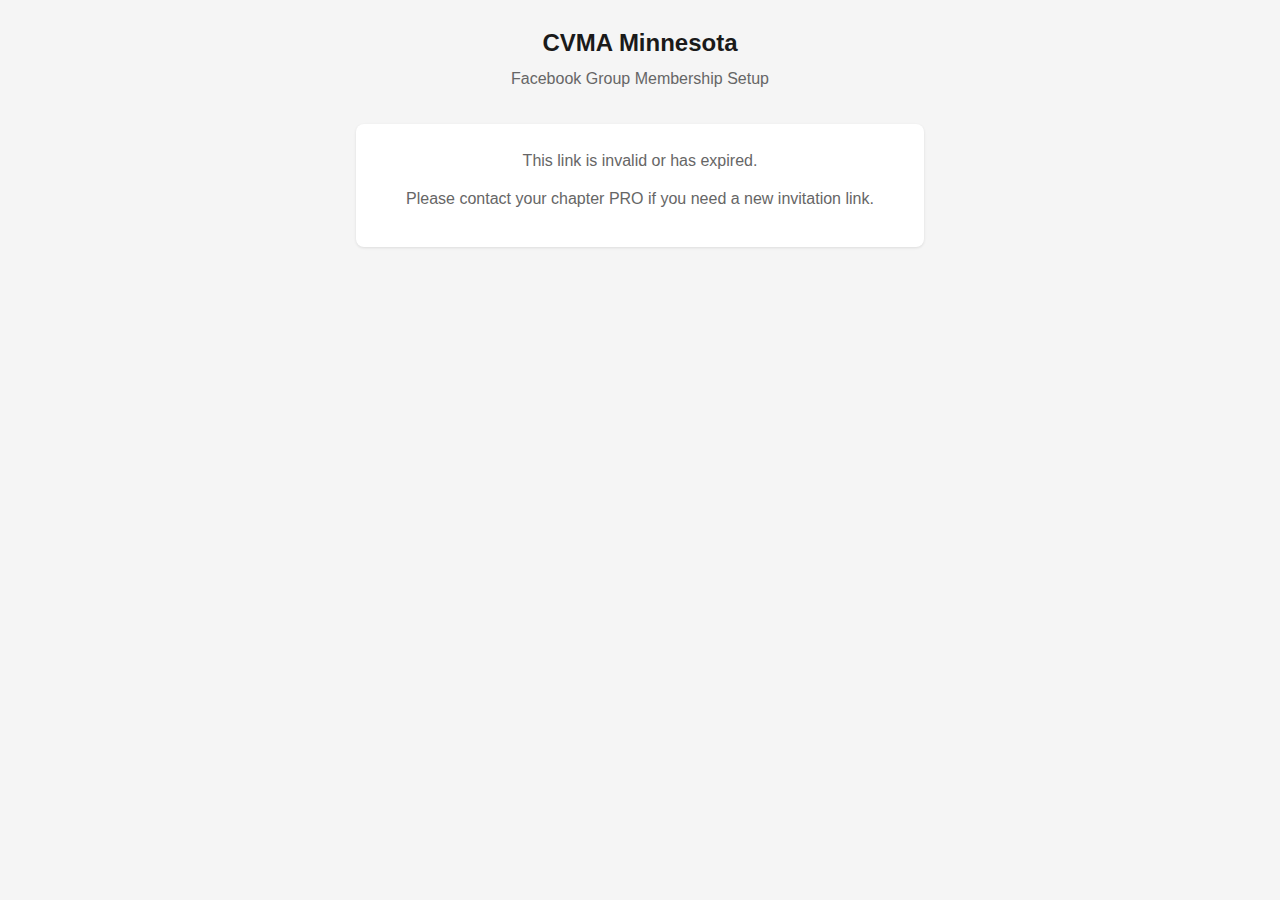
<file: docs/index.html>
<!DOCTYPE html>
<html lang="en">
<head>
    <meta charset="UTF-8">
    <meta name="viewport" content="width=device-width, initial-scale=1.0">
    <title>CVMA Minnesota - Facebook Group Setup</title>
    <link rel="stylesheet" href="css/style.css">
</head>
<body>
    <div id="app-container">
        <header>
            <h1>CVMA Minnesota</h1>
            <h2>Facebook Group Membership Setup</h2>
        </header>

        <!-- State: Loading -->
        <div id="state-loading" class="state">
            <p>Validating your invitation&hellip;</p>
        </div>

        <!-- State: Invalid or missing token -->
        <div id="state-invalid" class="state" style="display:none;">
            <p>This link is invalid or has expired.</p>
            <p>Please contact your chapter PRO if you need a new invitation link.</p>
        </div>

        <!-- State: Main form -->
        <div id="state-main" class="state" style="display:none;">
            <p>Welcome! To connect your membership with our Facebook group, follow the two steps below.</p>

            <section id="step-join">
                <h3>Step 1: Request to Join the Facebook Group</h3>
                <a href="https://www.facebook.com/groups/cvmamn"
                   target="_blank"
                   rel="noopener noreferrer"
                   class="btn btn-primary">
                    Open CVMA-MN Facebook Group
                </a>
                <p class="hint">Click the &ldquo;Join Group&rdquo; button on Facebook, then come back here for Step 2.</p>
            </section>

            <section id="step-link">
                <h3>Step 2: Link Your Facebook Profile</h3>

                <div id="fb-login-section">
                    <p><strong>Option A (Recommended):</strong> Log in with Facebook to automatically link your profile.</p>
                    <button id="btn-fb-login" class="btn btn-facebook">
                        Continue with Facebook
                    </button>
                    <p class="hint">We only access your public name and profile ID. We cannot post on your behalf or see your private information.</p>
                </div>

                <div id="manual-entry-section">
                    <p><strong>Option B:</strong> Paste your Facebook profile URL manually.</p>
                    <input type="url"
                           id="manual-fb-url"
                           placeholder="https://www.facebook.com/yourprofile"
                           aria-label="Facebook profile URL">
                    <button id="btn-manual-submit" class="btn btn-secondary">
                        Submit Profile URL
                    </button>
                    <p class="hint">
                        To find your profile URL: open Facebook, tap your profile picture in the top bar, then copy the URL from your browser&rsquo;s address bar.
                    </p>
                </div>
            </section>
        </div>

        <!-- State: Submitting -->
        <div id="state-submitting" class="state" style="display:none;">
            <p>Sending your information&hellip; please wait.</p>
        </div>

        <!-- State: Success -->
        <div id="state-success" class="state" style="display:none;">
            <h3>All Set!</h3>
            <p>Your Facebook profile has been linked to your CVMA-MN membership.</p>
            <p>A chapter officer will approve your Facebook group request shortly.</p>
            <p>If you haven&rsquo;t already, make sure to
                <a href="https://www.facebook.com/groups/cvmamn"
                   target="_blank"
                   rel="noopener noreferrer">request to join the group</a>.
            </p>
        </div>

        <!-- State: Error -->
        <div id="state-error" class="state" style="display:none;">
            <h3>Something Went Wrong</h3>
            <p id="error-message">An error occurred. Please try again or contact your chapter PRO.</p>
            <button id="btn-retry" class="btn btn-secondary">Try Again</button>
        </div>
    </div>

    <script async defer crossorigin="anonymous"
            src="https://connect.facebook.net/en_US/sdk.js"></script>
    <script src="js/config.js"></script>
    <script src="js/app.js"></script>
</body>
</html>
</file>
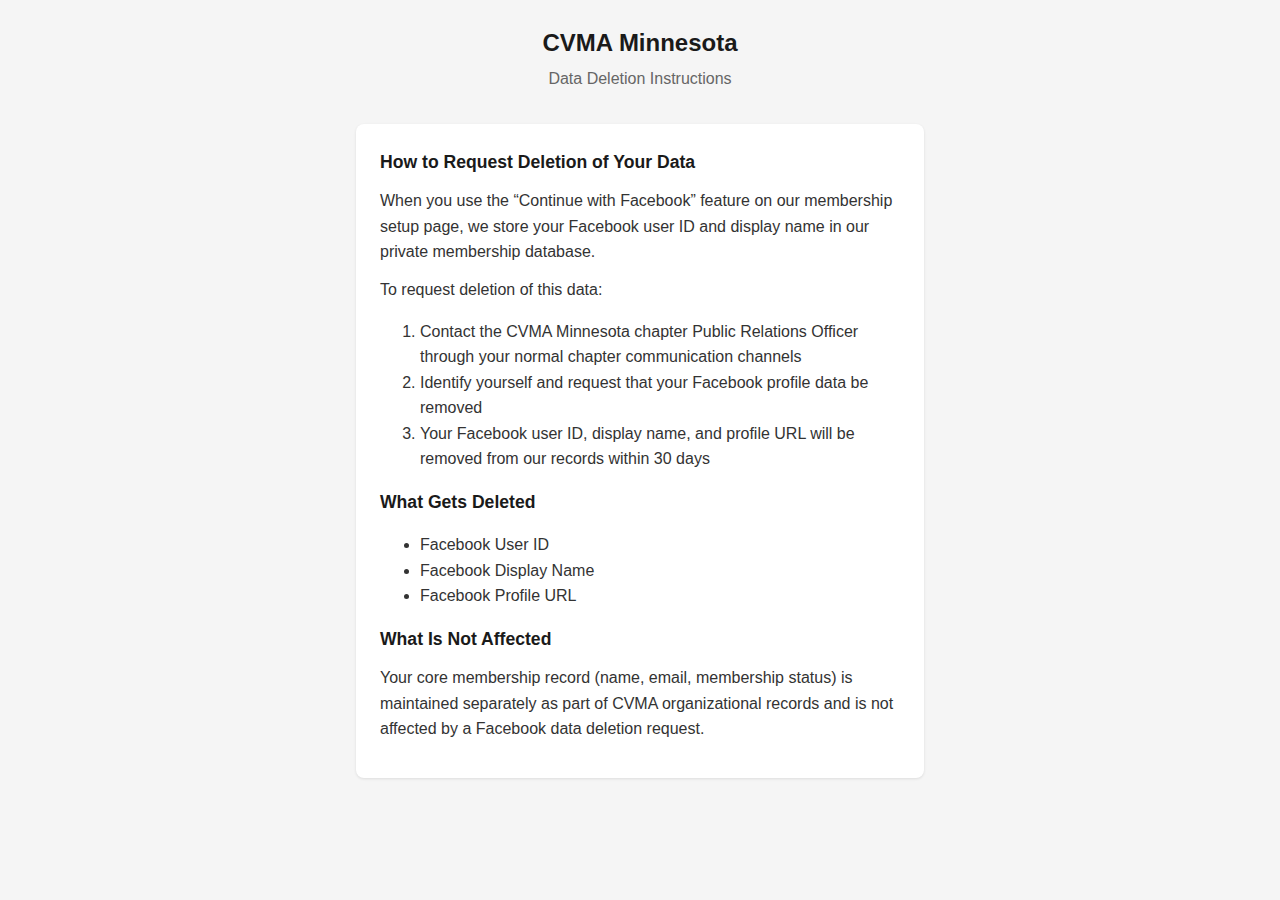
<file: docs/data-deletion.html>
<!DOCTYPE html>
<html lang="en">
<head>
    <meta charset="UTF-8">
    <meta name="viewport" content="width=device-width, initial-scale=1.0">
    <title>Data Deletion - CVMA Minnesota Facebook Group</title>
    <link rel="stylesheet" href="css/style.css">
</head>
<body>
    <div id="app-container">
        <header>
            <h1>CVMA Minnesota</h1>
            <h2>Data Deletion Instructions</h2>
        </header>

        <div class="state">
            <h3>How to Request Deletion of Your Data</h3>

            <p>When you use the &ldquo;Continue with Facebook&rdquo; feature on our membership setup page, we store your Facebook user ID and display name in our private membership database.</p>

            <p>To request deletion of this data:</p>

            <ol>
                <li>Contact the CVMA Minnesota chapter Public Relations Officer through your normal chapter communication channels</li>
                <li>Identify yourself and request that your Facebook profile data be removed</li>
                <li>Your Facebook user ID, display name, and profile URL will be removed from our records within 30 days</li>
            </ol>

            <h3>What Gets Deleted</h3>
            <ul>
                <li>Facebook User ID</li>
                <li>Facebook Display Name</li>
                <li>Facebook Profile URL</li>
            </ul>

            <h3>What Is Not Affected</h3>
            <p>Your core membership record (name, email, membership status) is maintained separately as part of CVMA organizational records and is not affected by a Facebook data deletion request.</p>
        </div>
    </div>
</body>
</html>
</file>
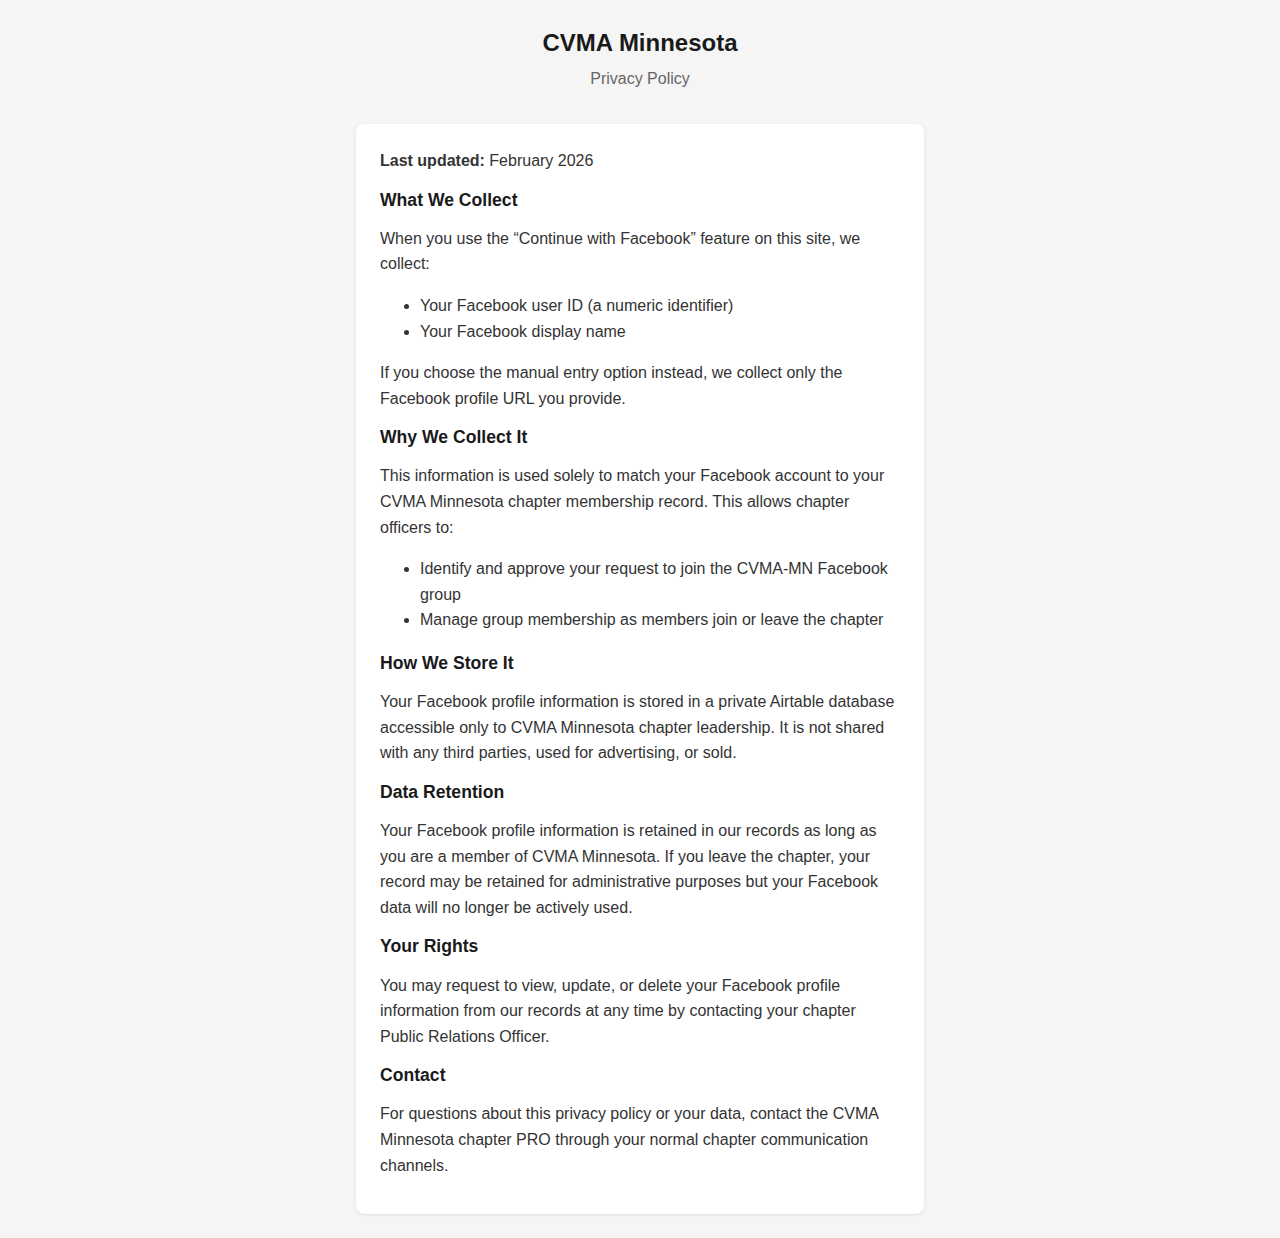
<file: docs/privacy.html>
<!DOCTYPE html>
<html lang="en">
<head>
    <meta charset="UTF-8">
    <meta name="viewport" content="width=device-width, initial-scale=1.0">
    <title>Privacy Policy - CVMA Minnesota Facebook Group</title>
    <link rel="stylesheet" href="css/style.css">
</head>
<body>
    <div id="app-container">
        <header>
            <h1>CVMA Minnesota</h1>
            <h2>Privacy Policy</h2>
        </header>

        <div class="state">
            <p><strong>Last updated:</strong> February 2026</p>

            <h3>What We Collect</h3>
            <p>When you use the &ldquo;Continue with Facebook&rdquo; feature on this site, we collect:</p>
            <ul>
                <li>Your Facebook user ID (a numeric identifier)</li>
                <li>Your Facebook display name</li>
            </ul>
            <p>If you choose the manual entry option instead, we collect only the Facebook profile URL you provide.</p>

            <h3>Why We Collect It</h3>
            <p>This information is used solely to match your Facebook account to your CVMA Minnesota chapter membership record. This allows chapter officers to:</p>
            <ul>
                <li>Identify and approve your request to join the CVMA-MN Facebook group</li>
                <li>Manage group membership as members join or leave the chapter</li>
            </ul>

            <h3>How We Store It</h3>
            <p>Your Facebook profile information is stored in a private Airtable database accessible only to CVMA Minnesota chapter leadership. It is not shared with any third parties, used for advertising, or sold.</p>

            <h3>Data Retention</h3>
            <p>Your Facebook profile information is retained in our records as long as you are a member of CVMA Minnesota. If you leave the chapter, your record may be retained for administrative purposes but your Facebook data will no longer be actively used.</p>

            <h3>Your Rights</h3>
            <p>You may request to view, update, or delete your Facebook profile information from our records at any time by contacting your chapter Public Relations Officer.</p>

            <h3>Contact</h3>
            <p>For questions about this privacy policy or your data, contact the CVMA Minnesota chapter PRO through your normal chapter communication channels.</p>
        </div>
    </div>
</body>
</html>
</file>
<file: docs/css/style.css>
*,
*::before,
*::after {
    box-sizing: border-box;
}

body {
    margin: 0;
    padding: 0;
    font-family: -apple-system, BlinkMacSystemFont, 'Segoe UI', Roboto, Helvetica, Arial, sans-serif;
    background: #f5f5f5;
    color: #333;
    line-height: 1.6;
}

#app-container {
    max-width: 600px;
    margin: 0 auto;
    padding: 24px 16px;
}

header {
    text-align: center;
    margin-bottom: 32px;
}

header h1 {
    margin: 0 0 4px;
    font-size: 1.5rem;
    color: #1a1a1a;
}

header h2 {
    margin: 0;
    font-size: 1rem;
    font-weight: 400;
    color: #666;
}

.state {
    background: #fff;
    border-radius: 8px;
    padding: 24px;
    box-shadow: 0 1px 3px rgba(0, 0, 0, 0.1);
}

section {
    margin-bottom: 24px;
    padding-bottom: 24px;
    border-bottom: 1px solid #eee;
}

section:last-child {
    margin-bottom: 0;
    padding-bottom: 0;
    border-bottom: none;
}

h3 {
    margin: 0 0 12px;
    font-size: 1.1rem;
    color: #1a1a1a;
}

p {
    margin: 0 0 12px;
}

.hint {
    font-size: 0.85rem;
    color: #888;
}

.btn {
    display: inline-block;
    padding: 14px 24px;
    border: none;
    border-radius: 6px;
    font-size: 1rem;
    font-weight: 600;
    cursor: pointer;
    text-decoration: none;
    text-align: center;
    transition: opacity 0.15s;
    width: 100%;
}

.btn:hover {
    opacity: 0.9;
}

.btn:active {
    opacity: 0.8;
}

.btn-primary {
    background: #b8860b;
    color: #fff;
}

.btn-facebook {
    background: #1877f2;
    color: #fff;
}

.btn-secondary {
    background: #e0e0e0;
    color: #333;
}

#manual-entry-section {
    margin-top: 20px;
}

#manual-fb-url {
    display: block;
    width: 100%;
    padding: 12px;
    border: 1px solid #ccc;
    border-radius: 6px;
    font-size: 1rem;
    margin-bottom: 12px;
}

#manual-fb-url:focus {
    outline: none;
    border-color: #1877f2;
    box-shadow: 0 0 0 2px rgba(24, 119, 242, 0.2);
}

#state-success h3 {
    color: #2e7d32;
}

#state-error h3 {
    color: #c62828;
}

#state-invalid {
    text-align: center;
    color: #666;
}

#state-loading {
    text-align: center;
    color: #666;
}

#state-submitting {
    text-align: center;
    color: #666;
}

a {
    color: #1877f2;
}

@media (max-width: 480px) {
    #app-container {
        padding: 16px 12px;
    }

    .btn {
        padding: 16px 20px;
    }
}
</file>
